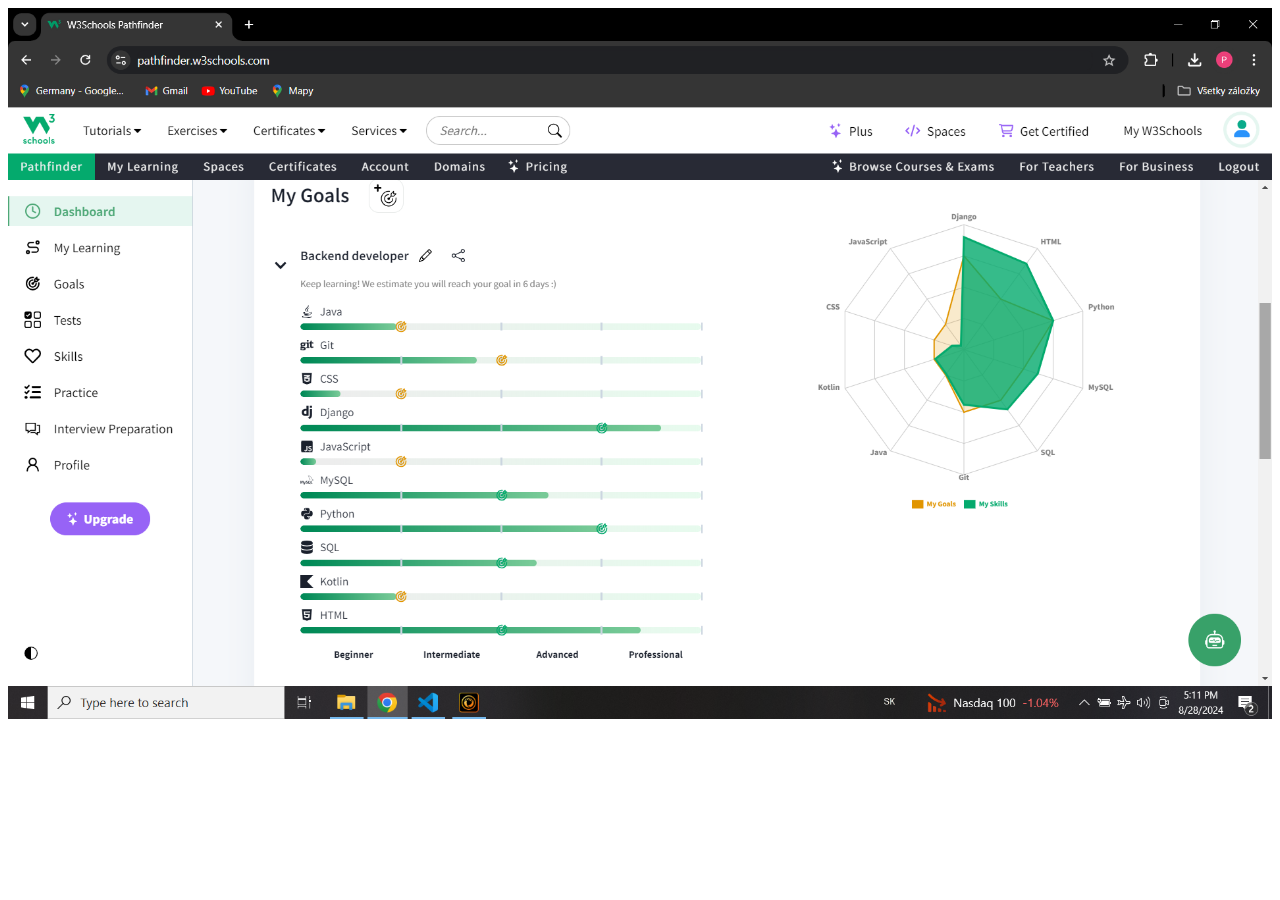
<file: gallery.html>
<!DOCTYPE html>
<html lang="en">
<head>
    <meta charset="UTF-8">
    <meta name="viewport" content="width=device-width, initial-scale=1.0">
    <title>Document</title>
</head>
<body>
    <img src="/pictures/w3schools.png" alt="my w3schools.com profile" width="100%">
</body>
</html>
</file>
